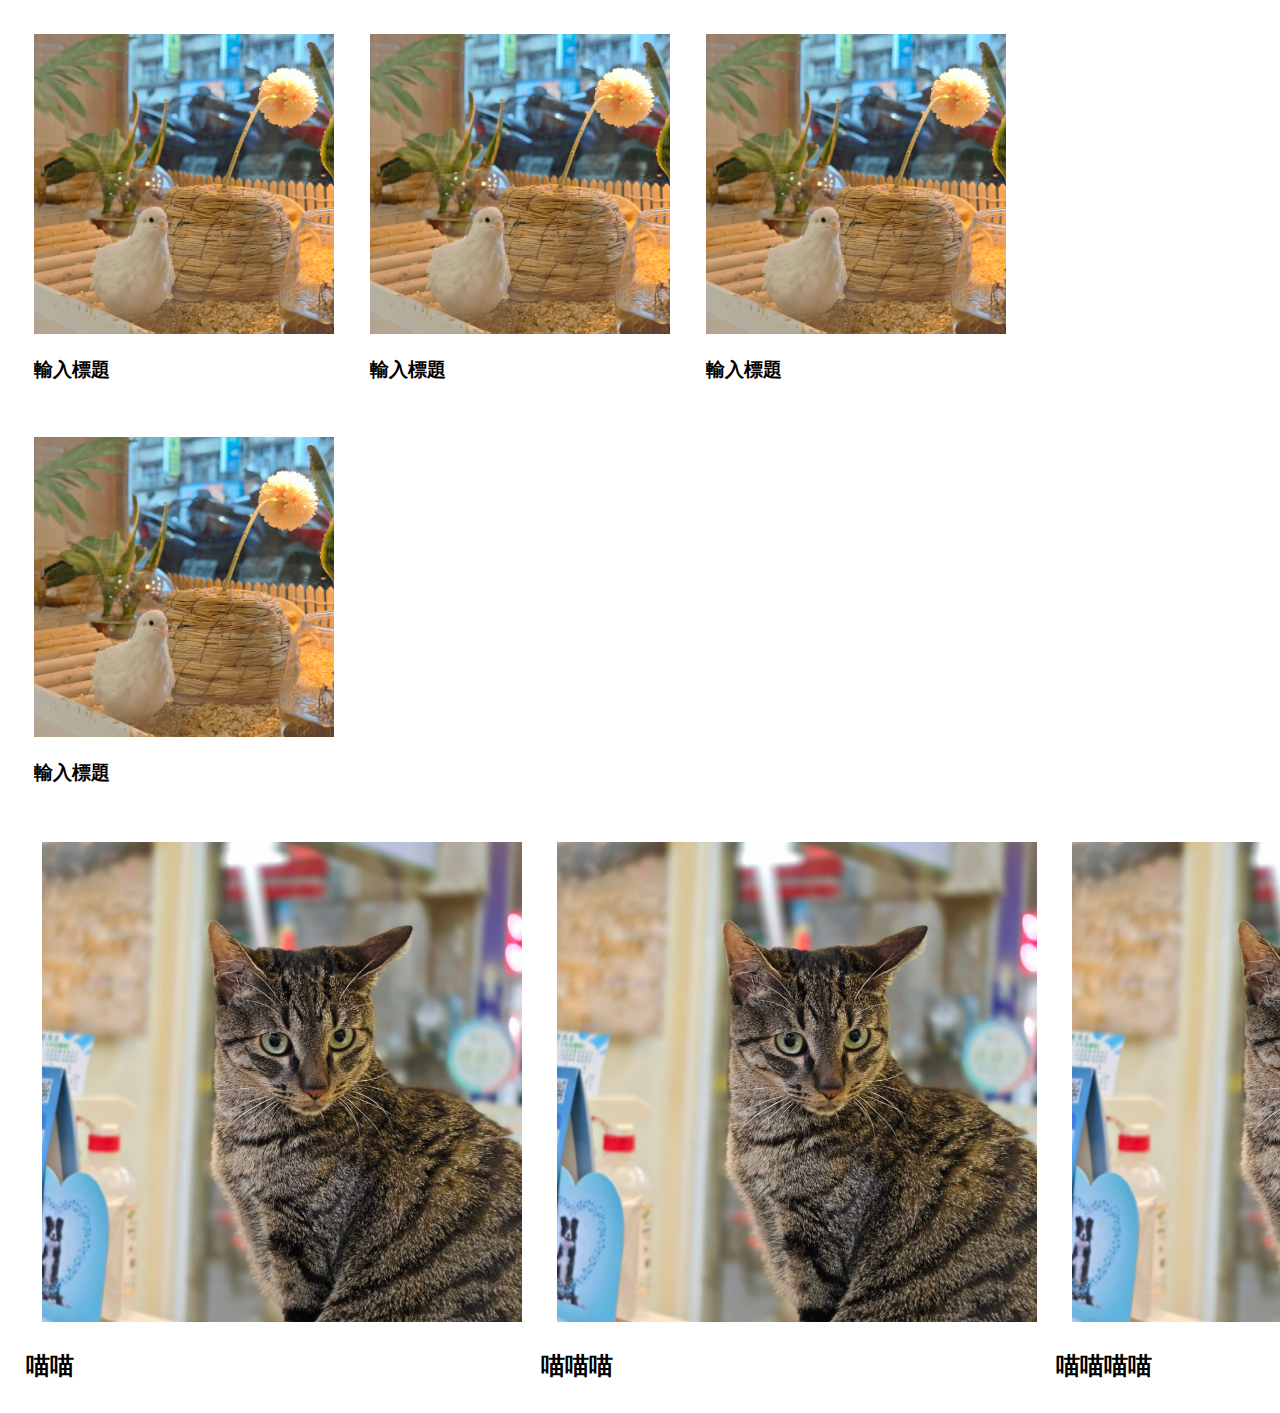
<file: pic.html>
<!DOCTYPE html>
<html lang="en">
  <head>
    <meta charset="UTF-8" />
    <meta name="viewport" content="width=device-width, initial-scale=1.0" />
    <title>Document</title>
    <link rel="stylesheet" href="./css/pic.css" />
  </head>
  <body>
    <!-- Portfolio Gallery Grid -->
    <div class="row">
      <div class="column">
        <div class="content">
          <img
            src="./portfolio/animal4.jpg"
            alt="說明文字"
            style="width: 100%"
          />
          <h3>輸入標題</h3>
        </div>
      </div>
      <div class="column">
        <div class="content">
          <img
            src="./portfolio/animal4.jpg"
            alt="說明文字"
            style="width: 100%"
          />
          <h3>輸入標題</h3>
        </div>
      </div>

      <div class="column">
        <div class="content">
          <img
            src="./portfolio/animal4.jpg"
            alt="說明文字"
            style="width: 100%"
          />
          <h3>輸入標題</h3>
        </div>
      </div>
      <div class="column">
        <div class="content">
          <img
            src="./portfolio/animal4.jpg"
            alt="說明文字"
            style="width: 100%"
          />
          <h3>輸入標題</h3>
        </div>
      </div>
    </div>
    <table>
      <tr>
        <th><img src="./portfolio/cat2.jpg" alt="" /></th>
        <th><img src="./portfolio/cat2.jpg" alt="" /></th>
        <th><img src="./portfolio/cat2.jpg" alt="" /></th>
        <th><img src="./portfolio/cat2.jpg" alt="" /></th>
        <th><img src="./portfolio/cat2.jpg" alt="" /></th>
      </tr>
      <tr>
        <td><h2>喵喵</h2></td>
        <td><h2>喵喵喵</h2></td>
        <td><h2>喵喵喵喵</h2></td>
      </tr>
    </table>
  </body>
</html>
</file>
<file: css/pic.css>
/* Center website */
.main {
  max-width: 1000px;
  margin: auto;
}

h1 {
  font-size: 50px;
  word-break: break-all;
}

.row {
  margin: 8px -16px;
}

/* Add padding BETWEEN each column (if you want) */
.row,
.row > .column {
  padding: 8px;
}

/* Create four equal columns that floats next to each other */
.column {
  float: left;
  width: 25%;
}

/* Clear floats after rows */
.row:after {
  content: "";
  display: table;
  clear: both;
}

/* Content */
.content {
  background-color: white;
  padding: 10px;
}

/* Responsive layout - makes a two column-layout instead of four columns */
@media screen and (max-width: 900px) {
  .column {
    width: 50%;
  }
}

/* Responsive layout - makes the two columns stack on top of each other instead of next to each other */
@media screen and (max-width: 600px) {
  .column {
    width: 100%;
  }
}

th,
tr,
td,
img,
h3 {
  padding-left: 1rem;
}

th,
tr,
td {
  width: 20rem;
}

img {
  width: 30rem;
}
</file>
